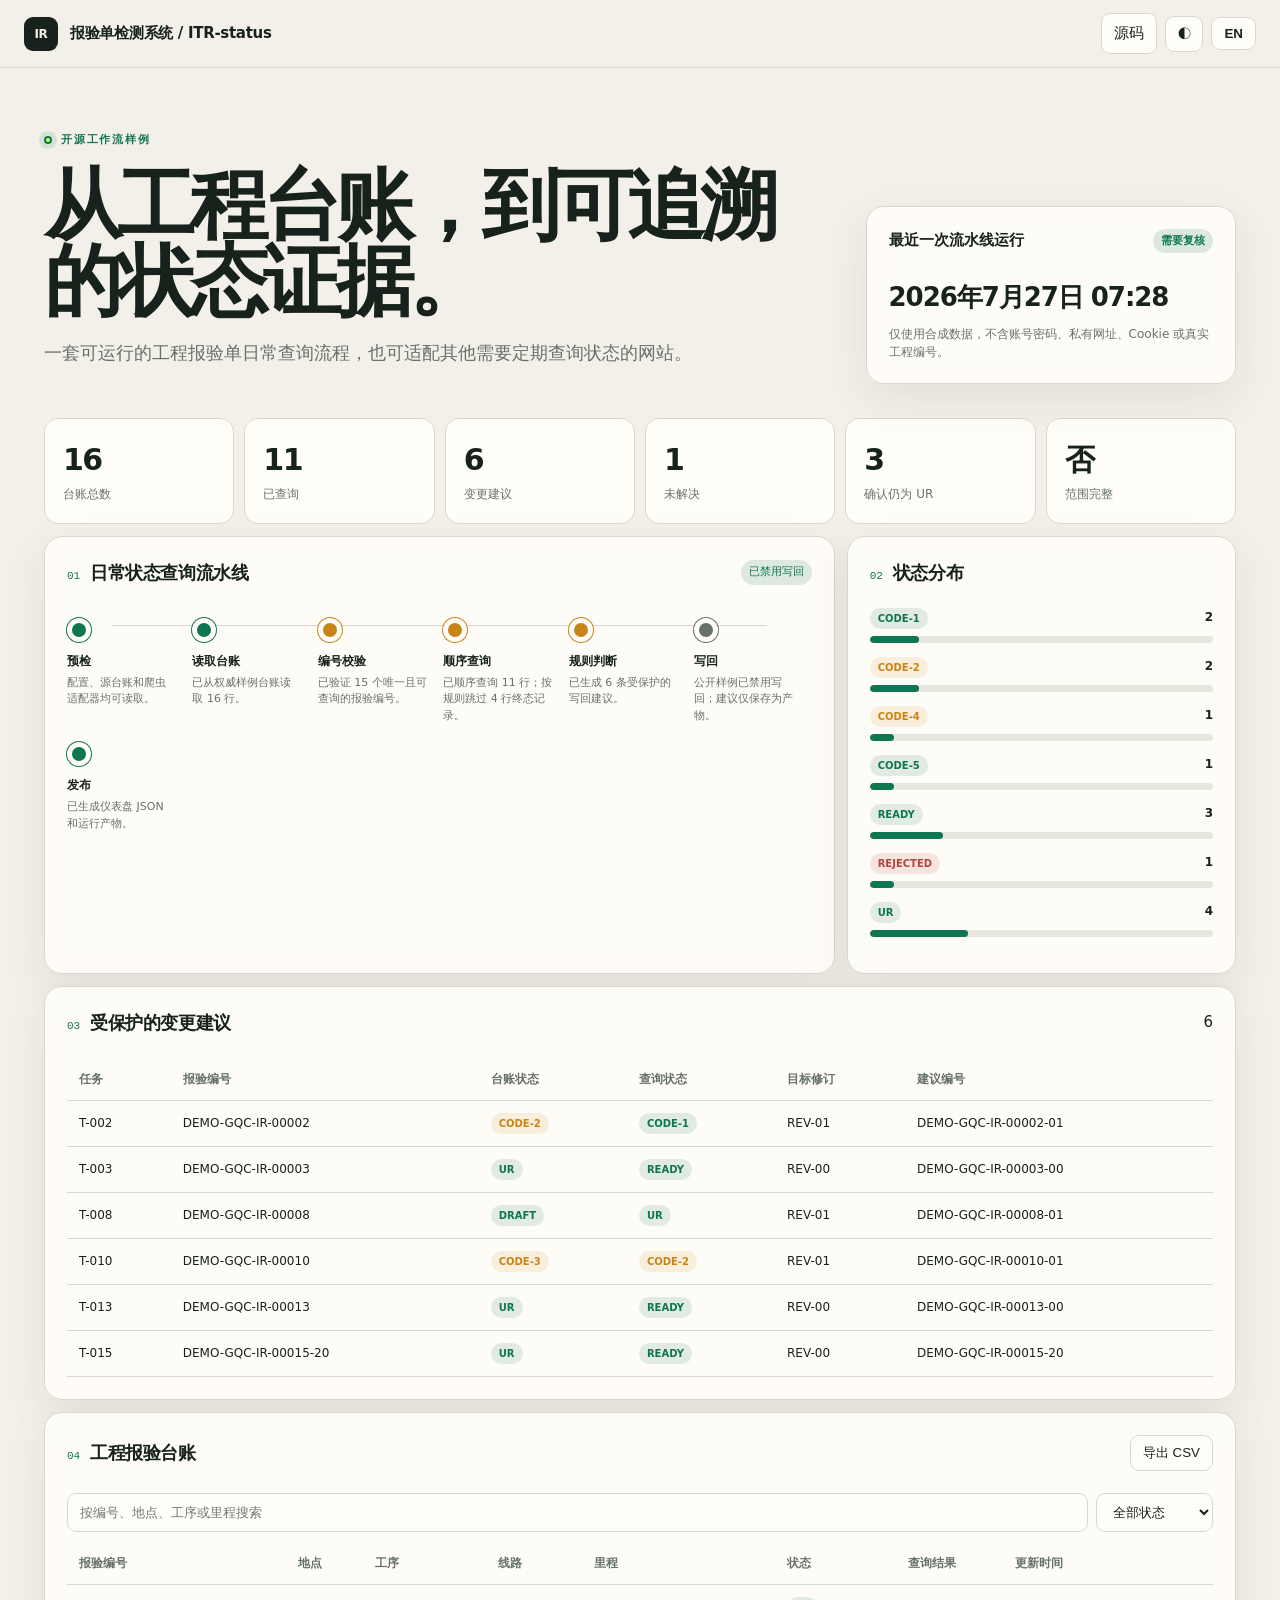
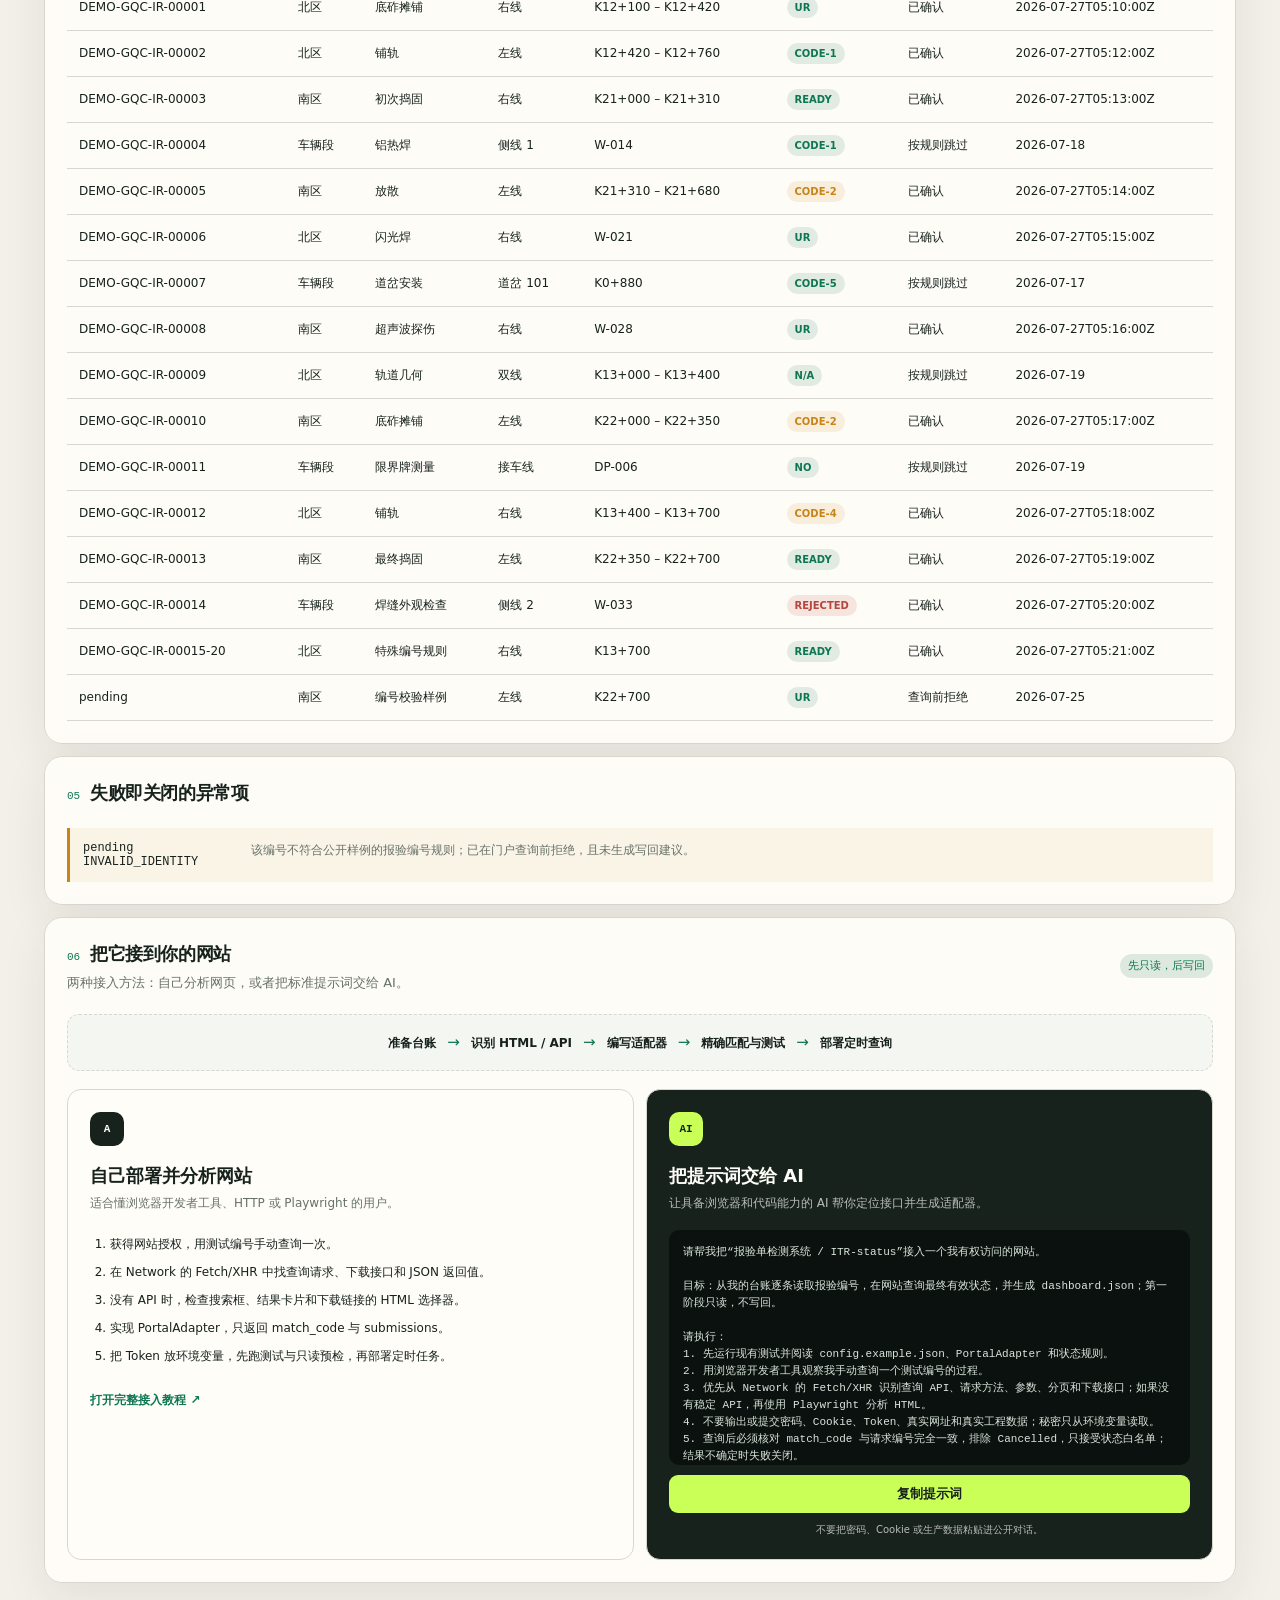
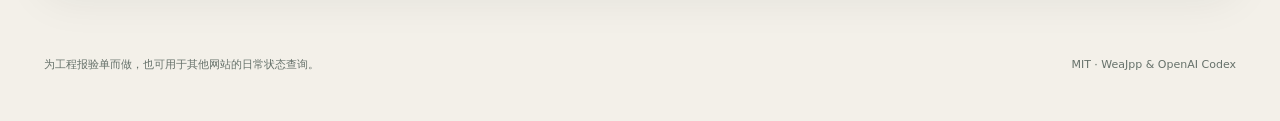
<file: public/index.html>
<!doctype html>
<html lang="zh-CN">
<head>
  <meta charset="utf-8">
  <meta name="viewport" content="width=device-width,initial-scale=1">
  <meta name="description" content="报验单检测系统：隐私安全的 ITR 日常状态查询流程">
  <title>报验单检测系统 / ITR-status</title>
  <link rel="stylesheet" href="styles.css">
  <link rel="stylesheet" href="guide.css">
  <script src="settings.js"></script>
</head>
<body>
  <div class="noise"></div>
  <header class="topbar">
    <a class="brand" href="#"><span class="brand-mark">IR</span><span data-i18n="brand">报验单检测系统 / ITR-status</span></a>
    <div class="actions">
      <a class="ghost" href="https://github.com/WeaJpp/ITR-status" data-i18n="source">源码</a>
      <button id="theme" class="icon" aria-label="Theme">◐</button>
      <button id="language" class="language">EN</button>
    </div>
  </header>

  <main>
    <section class="hero">
      <div>
        <div class="eyebrow"><span class="pulse"></span><span data-i18n="eyebrow">开源工作流样例</span></div>
        <h1 data-i18n="title">从工程台账，到可追溯的状态证据。</h1>
        <p data-i18n="subtitle">一套可运行的工程报验单日常查询流程，也可适配其他需要定期查询状态的网站。</p>
      </div>
      <aside class="run-card">
        <div class="run-head"><span data-i18n="lastRun">最近一次流水线运行</span><span id="runStatus" class="run-status">—</span></div>
        <div id="runTime" class="run-time">—</div>
        <p data-i18n="privacy">仅使用合成数据，不含账号密码、私有网址、Cookie 或真实工程编号。</p>
      </aside>
    </section>

    <section id="metrics" class="metrics" aria-label="Metrics"></section>

    <section class="grid">
      <article class="panel span-8">
        <div class="section-head">
          <div><span class="kicker">01</span><h2 data-i18n="pipeline">日常状态查询流水线</h2></div>
          <span class="safe" data-i18n="writebackOff">已禁用写回</span>
        </div>
        <div id="pipeline" class="pipeline"></div>
      </article>
      <article class="panel span-4">
        <div class="section-head"><div><span class="kicker">02</span><h2 data-i18n="distribution">状态分布</h2></div></div>
        <div id="distribution"></div>
      </article>
    </section>

    <section class="panel">
      <div class="section-head">
        <div><span class="kicker">03</span><h2 data-i18n="changes">受保护的变更建议</h2></div>
        <span id="changeCount" class="count"></span>
      </div>
      <div class="table-wrap"><table><thead id="changeHead"></thead><tbody id="changeBody"></tbody></table></div>
    </section>

    <section class="panel">
      <div class="section-head">
        <div><span class="kicker">04</span><h2 data-i18n="records">工程报验台账</h2></div>
        <button id="export" class="ghost" data-i18n="export">导出 CSV</button>
      </div>
      <div class="filters">
        <input id="search" type="search" data-i18n-placeholder="search" placeholder="按编号、地点、工序或里程搜索">
        <select id="statusFilter"></select>
      </div>
      <div class="table-wrap"><table><thead id="recordHead"></thead><tbody id="recordBody"></tbody></table></div>
      <div id="empty" class="empty" hidden data-i18n="empty">没有符合条件的记录。</div>
    </section>

    <section class="panel error-panel">
      <div class="section-head"><div><span class="kicker">05</span><h2 data-i18n="exceptions">失败即关闭的异常项</h2></div></div>
      <div id="errors"></div>
    </section>

    <section class="panel adapt-panel" id="adapt">
      <div class="section-head adapt-head">
        <div>
          <span class="kicker">06</span><h2 data-i18n="adaptTitle">把它接到你的网站</h2>
          <p data-i18n="adaptIntro">两种接入方法：自己分析网页，或者把标准提示词交给 AI。</p>
        </div>
        <span class="safe" data-i18n="readOnlyFirst">先只读，后写回</span>
      </div>
      <div class="adapt-flow" aria-label="Adaptation flow">
        <span data-i18n="flowLedger">准备台账</span><i>→</i>
        <span data-i18n="flowInspect">识别 HTML / API</span><i>→</i>
        <span data-i18n="flowAdapter">编写适配器</span><i>→</i>
        <span data-i18n="flowVerify">精确匹配与测试</span><i>→</i>
        <span data-i18n="flowDeploy">部署定时查询</span>
      </div>
      <div class="method-grid">
        <article class="method-card">
          <div class="method-number">A</div>
          <h3 data-i18n="selfTitle">自己部署并分析网站</h3>
          <p data-i18n="selfDesc">适合懂浏览器开发者工具、HTTP 或 Playwright 的用户。</p>
          <ol>
            <li data-i18n="self1">获得网站授权，用测试编号手动查询一次。</li>
            <li data-i18n="self2">在 Network 的 Fetch/XHR 中找查询请求、下载接口和 JSON 返回值。</li>
            <li data-i18n="self3">没有 API 时，检查搜索框、结果卡片和下载链接的 HTML 选择器。</li>
            <li data-i18n="self4">实现 PortalAdapter，只返回 match_code 与 submissions。</li>
            <li data-i18n="self5">把 Token 放环境变量，先跑测试与只读预检，再部署定时任务。</li>
          </ol>
          <a class="method-link" href="https://github.com/WeaJpp/ITR-status/blob/main/docs/adaptation-guide.zh-CN.md" data-i18n="openGuide">打开完整接入教程 ↗</a>
        </article>
        <article class="method-card prompt-card">
          <div class="method-number">AI</div>
          <h3 data-i18n="aiTitle">把提示词交给 AI</h3>
          <p data-i18n="aiDesc">让具备浏览器和代码能力的 AI 帮你定位接口并生成适配器。</p>
          <pre id="aiPrompt" class="prompt-box"></pre>
          <button id="copyPrompt" class="copy-button" data-i18n="copyPrompt">复制提示词</button>
          <p class="prompt-warning" data-i18n="promptWarning">不要把密码、Cookie 或生产数据粘贴进公开对话。</p>
        </article>
      </div>
    </section>
  </main>

  <footer><span data-i18n="footer">为工程报验单而做，也可用于其他网站的日常状态查询。</span><span>MIT · WeaJpp &amp; OpenAI Codex</span></footer>
  <script src="app.js"></script>
  <script src="customize.js"></script>
</body>
</html>
</file>
<file: public/styles.css>
:root{--bg:#f3f0e9;--surface:#fffdf8;--ink:#17221d;--muted:#66716a;--line:#d8d7cf;--green:#0f7653;--lime:#c9ff57;--amber:#c88419;--red:#b3463e;--shadow:0 14px 45px rgba(30,42,34,.08)}
[data-theme=dark]{--bg:#101713;--surface:#17201b;--ink:#f2f4ee;--muted:#a1aaa3;--line:#314038;--green:#62dca8;--lime:#baf750;--amber:#edb45d;--red:#ee867c;--shadow:0 16px 50px rgba(0,0,0,.22)}
*{box-sizing:border-box}html{scroll-behavior:smooth}body{margin:0;background:var(--bg);color:var(--ink);font:15px/1.5 Inter,ui-sans-serif,system-ui,-apple-system,"Segoe UI",sans-serif}.noise{position:fixed;inset:0;pointer-events:none;opacity:.35;background-image:radial-gradient(#65746a22 .7px,transparent .7px);background-size:8px 8px}.topbar{height:68px;display:flex;align-items:center;justify-content:space-between;padding:0 max(24px,calc((100vw - 1240px)/2));border-bottom:1px solid var(--line);position:relative;z-index:2}.brand{display:flex;gap:12px;align-items:center;color:var(--ink);font-weight:800;text-decoration:none;letter-spacing:-.02em}.brand-mark{display:grid;place-items:center;width:34px;height:34px;background:var(--ink);color:var(--bg);border-radius:9px;font-size:12px}.actions{display:flex;gap:8px;align-items:center}.ghost,.icon,.language{border:1px solid var(--line);background:var(--surface);color:var(--ink);border-radius:9px;padding:8px 12px;text-decoration:none;cursor:pointer}.icon{width:38px}.language{font-weight:700}main{max-width:1240px;margin:auto;padding:64px 24px 32px;position:relative}.hero{display:grid;grid-template-columns:1.55fr .75fr;gap:56px;align-items:end;margin-bottom:34px}.eyebrow{font-size:11px;font-weight:800;letter-spacing:.16em;color:var(--green);display:flex;align-items:center;gap:9px}.pulse{width:8px;height:8px;background:var(--lime);border:2px solid var(--green);border-radius:50%;box-shadow:0 0 0 5px color-mix(in srgb,var(--green) 12%,transparent)}h1{font-size:clamp(42px,6.3vw,78px);line-height:.98;letter-spacing:-.065em;max-width:800px;margin:18px 0 20px}h2{font-size:18px;letter-spacing:-.025em;margin:0;display:inline}.hero>div>p{max-width:690px;font-size:18px;color:var(--muted)}.run-card,.panel{background:color-mix(in srgb,var(--surface) 92%,transparent);border:1px solid var(--line);border-radius:18px;box-shadow:var(--shadow);backdrop-filter:blur(10px)}.run-card{padding:22px}.run-head{display:flex;justify-content:space-between;font-weight:700}.run-status,.safe{font-size:11px;text-transform:uppercase;padding:4px 8px;border-radius:99px;background:color-mix(in srgb,var(--green) 14%,transparent);color:var(--green)}.run-time{font-size:26px;font-weight:800;margin:25px 0 8px;letter-spacing:-.04em}.run-card p{font-size:12px;color:var(--muted);margin:0}.metrics{display:grid;grid-template-columns:repeat(6,1fr);gap:10px;margin-bottom:12px}.metric{padding:18px;background:var(--surface);border:1px solid var(--line);border-radius:14px}.metric strong{display:block;font-size:30px;letter-spacing:-.05em}.metric span{font-size:12px;color:var(--muted)}.grid{display:grid;grid-template-columns:repeat(12,1fr);gap:12px}.span-8{grid-column:span 8}.span-4{grid-column:span 4}.panel{padding:22px;margin-bottom:12px}.section-head{display:flex;align-items:center;justify-content:space-between;margin-bottom:22px}.kicker{font:11px ui-monospace,monospace;color:var(--green);margin-right:10px}.pipeline{display:grid;grid-template-columns:repeat(6,1fr);position:relative;gap:8px}.pipeline:before{content:"";position:absolute;top:17px;left:6%;right:6%;height:1px;background:var(--line)}.step{position:relative;padding-top:44px}.step:before{content:"";position:absolute;top:10px;left:0;width:14px;height:14px;border-radius:50%;background:var(--green);border:5px solid var(--surface);box-shadow:0 0 0 1px var(--green)}.step.warn:before{background:var(--amber);box-shadow:0 0 0 1px var(--amber)}.step.disabled:before{background:var(--muted);box-shadow:0 0 0 1px var(--muted)}.step b{display:block;font-size:12px;margin-bottom:5px}.step p{font-size:11px;color:var(--muted);margin:0;padding-right:8px}.bar-row{margin:14px 0}.bar-label{display:flex;justify-content:space-between;font-size:12px}.bar{height:7px;background:color-mix(in srgb,var(--line) 60%,transparent);border-radius:99px;margin-top:7px;overflow:hidden}.bar i{display:block;height:100%;background:var(--green);border-radius:inherit}table{width:100%;border-collapse:collapse;white-space:nowrap}th,td{text-align:left;padding:12px;border-bottom:1px solid var(--line);font-size:12px}th{color:var(--muted);font-weight:600}.table-wrap{overflow:auto}.status{display:inline-flex;padding:3px 8px;border-radius:99px;background:color-mix(in srgb,var(--green) 12%,transparent);color:var(--green);font-weight:800;font-size:10px}.status.CODE-2,.status.CODE-3,.status.CODE-4{color:var(--amber);background:color-mix(in srgb,var(--amber) 12%,transparent)}.status.REJECTED{color:var(--red);background:color-mix(in srgb,var(--red) 12%,transparent)}.filters{display:flex;gap:8px;margin-bottom:10px}.filters input,.filters select{padding:10px 12px;border:1px solid var(--line);border-radius:9px;background:var(--surface);color:var(--ink)}.filters input{flex:1}.error-item{display:grid;grid-template-columns:150px 1fr;gap:18px;padding:13px;border-left:3px solid var(--amber);background:color-mix(in srgb,var(--amber) 7%,transparent)}.error-item b{font:12px ui-monospace,monospace}.error-item p{margin:0;color:var(--muted);font-size:12px}.empty{text-align:center;padding:30px;color:var(--muted)}footer{max-width:1240px;margin:10px auto 28px;padding:20px 24px;display:flex;justify-content:space-between;color:var(--muted);font-size:11px}
@media(max-width:900px){.hero{grid-template-columns:1fr}.metrics{grid-template-columns:repeat(3,1fr)}.span-8,.span-4{grid-column:span 12}.pipeline{grid-template-columns:repeat(3,1fr)}}
@media(max-width:560px){main{padding-top:38px}.topbar{padding:0 14px}.brand>span:last-child,.actions .ghost{display:none}.metrics{grid-template-columns:repeat(2,1fr)}.pipeline{grid-template-columns:1fr}.pipeline:before{display:none}.step{padding:8px 0 8px 34px}.step:before{top:11px}.error-item{grid-template-columns:1fr}.section-head{align-items:flex-start}footer{flex-direction:column;gap:8px}}
</file>
<file: public/guide.css>
.adapt-panel{margin-top:12px;overflow:hidden}.adapt-head>div>p{margin:6px 0 0;color:var(--muted);font-size:13px}.adapt-flow{display:flex;align-items:center;justify-content:center;gap:11px;padding:16px;margin-bottom:18px;border:1px dashed var(--line);border-radius:12px;background:color-mix(in srgb,var(--green) 4%,transparent)}.adapt-flow span{font-size:12px;font-weight:750}.adapt-flow i{font-style:normal;color:var(--green)}.method-grid{display:grid;grid-template-columns:1fr 1fr;gap:12px}.method-card{position:relative;padding:22px;border:1px solid var(--line);border-radius:14px;background:var(--surface)}.method-number{display:grid;place-items:center;width:34px;height:34px;border-radius:10px;background:var(--ink);color:var(--surface);font:800 11px ui-monospace,monospace}.method-card h3{margin:16px 0 5px;font-size:18px}.method-card>p{margin:0;color:var(--muted);font-size:12px}.method-card ol{padding-left:20px;margin:18px 0}.method-card li{padding:5px 0;font-size:12px}.method-link{display:inline-block;color:var(--green);font-size:12px;font-weight:750;text-decoration:none}.prompt-card{background:var(--ink);color:var(--surface)}.prompt-card>p{color:color-mix(in srgb,var(--surface) 70%,transparent)}.prompt-card .method-number{background:var(--lime);color:#17221d}.prompt-box{height:235px;overflow:auto;white-space:pre-wrap;margin:18px 0 10px;padding:14px;border-radius:10px;background:#0b110e;color:#d9e5dc;font:11px/1.55 ui-monospace,SFMono-Regular,Consolas,monospace}.copy-button{width:100%;padding:10px;border:0;border-radius:9px;background:var(--lime);color:#17221d;font-weight:800;cursor:pointer}.prompt-warning{margin-top:9px!important;font-size:10px!important;text-align:center}@media(max-width:760px){.adapt-flow{align-items:stretch;flex-direction:column}.adapt-flow i{transform:rotate(90deg);align-self:center}.method-grid{grid-template-columns:1fr}}
</file>
